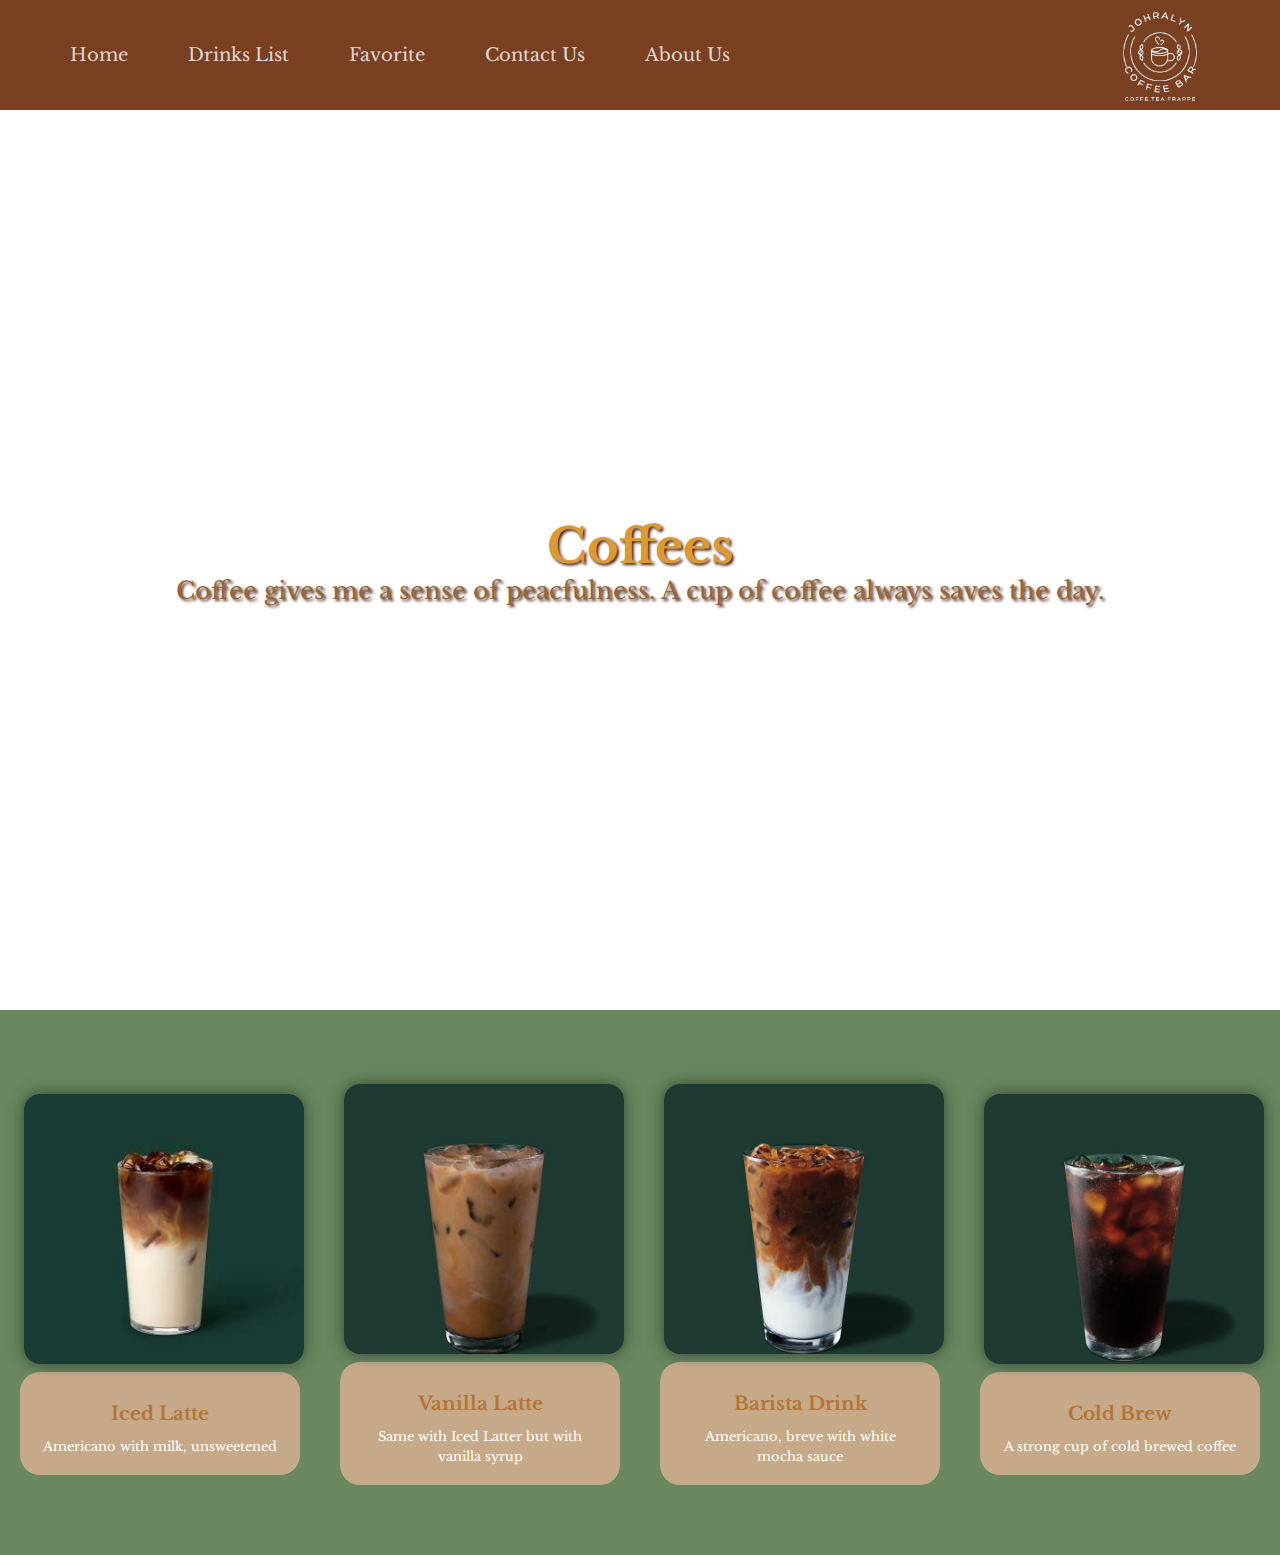
<file: pages/Coffee/coffee-list.html>
<!DOCTYPE html>
<html lang="en">
  <head>
    <meta charset="UTF-8" />
    <meta name="viewport" content="width=device-width, initial-scale=1.0" />
    <link rel="stylesheet" href="../..//Main/style.css" />
    <link rel="stylesheet" href="../../Main/mediaqueries.css" />
    <link
      rel="stylesheet"
      href="https://cdnjs.cloudflare.com/ajax/libs/font-awesome/6.4.2/css/all.min.css"
      integrity="sha512-z3gLpd7yknf1YoNbCzqRKc4qyor8gaKU1qmn+CShxbuBusANI9QpRohGBreCFkKxLhei6S9CQXFEbbKuqLg0DA=="
      crossorigin="anonymous"
      referrerpolicy="no-referrer"
    />

    <title>JOHRALYN Coffee Bar</title>
  </head>
  <body>
    <header class="coffee-container">
      <div id="coffee-nav">
        <nav>
          <ul>
            <li><a href="../../Main/web.html#home">Home</a></li>
            <li><a href="../../Main/web.html#drinks">Drinks List</a></li>
            <li><a href="../../Main/web.html#favorite">Favorite</a></li>
            <li><a href="../../Main/web.html#contacts">Contact Us</a></li>
            <li><a href="../../Main/web.html#about">About Us</a></li>
          </ul>
        </nav>
        <nav id="hamburger-nav">
          <div class="hamburger-menu">
            <div class="hamburger-icon" onclick="toggleMenu()">
              <span></span>
              <span></span>
              <span></span>
            </div>
            <div class="menu-links-coffee">
              <li>
                <a href="../../Main/web.html#home" onclick="toggleMenu()"
                  >Home</a
                >
              </li>
              <li>
                <a href="../../Main/web.html#drinks" onclick="toggleMenu()"
                  >Drink List</a
                >
              </li>
              <li>
                <a href="../../Main/web.html#favorite" onclick="toggleMenu()"
                  >Favorite</a
                >
              </li>
              <li>
                <a href="../../Main/web.html#contacts" onclick="toggleMenu()"
                  >Contact Us</a
                >
              </li>
              <li>
                <a href="../../Main/web.html#about" onclick="toggleMenu()"
                  >About Us</a
                >
              </li>
            </div>
          </div>
        </nav>
      </div>
      <div class="logo-frappe-container">
        <div class="image">
          <img
            src="../../Assets/logo.png"
            class="logo-img"
            alt="Johralyn Logo Image"
          />
        </div>
      </div>
    </header>
    <section>
      <div class="coffee-bg">
        <div class="coffee-text">
          <h2>Coffees</h2>
          <label
            >Coffee gives me a sense of peacfulness. A cup of coffee always
            saves the day.
          </label>
        </div>
      </div>
    </section>
    <section>
      <div class="coffee-drinks-box">
        <div class="item-2">
          <div class="card">
            <div class="card-img">
              <img src="../../Assets/iced1.jpg" alt="Coffee Image" />
            </div>
            <div class="card-body">
              <h3>Iced Latte</h3>
              <label>Americano with milk, unsweetened</label>
            </div>
          </div>
        </div>
        <div class="item-2">
          <div class="card">
            <div class="card-img">
              <img src="../../Assets/iced6.jpg" alt="Coffee Image" />
            </div>
            <div class="card-body">
              <h3>Vanilla Latte</h3>
              <label>Same with Iced Latter but with vanilla syrup</label>
            </div>
          </div>
        </div>
        <div class="item-2">
          <div class="card">
            <div class="card-img">
              <img src="../../Assets/iced3.jpg" alt="Strawberry Frappe Image" />
            </div>
            <div class="card-body">
              <h3>Barista Drink</h3>
              <label>Americano, breve with white mocha sauce</label>
            </div>
          </div>
        </div>
        <div class="item-2">
          <div class="card">
            <div class="card-img">
              <img src="../../Assets/iced5.jpg" alt="Hazelnut Frappe Image" />
            </div>
            <div class="card-body">
              <h3>Cold Brew</h3>
              <label>A strong cup of cold brewed coffee</label>
            </div>
          </div>
        </div>
      </div>
    </section>
    <script src="../../script.js"></script>
  </body>
</html>
</file>
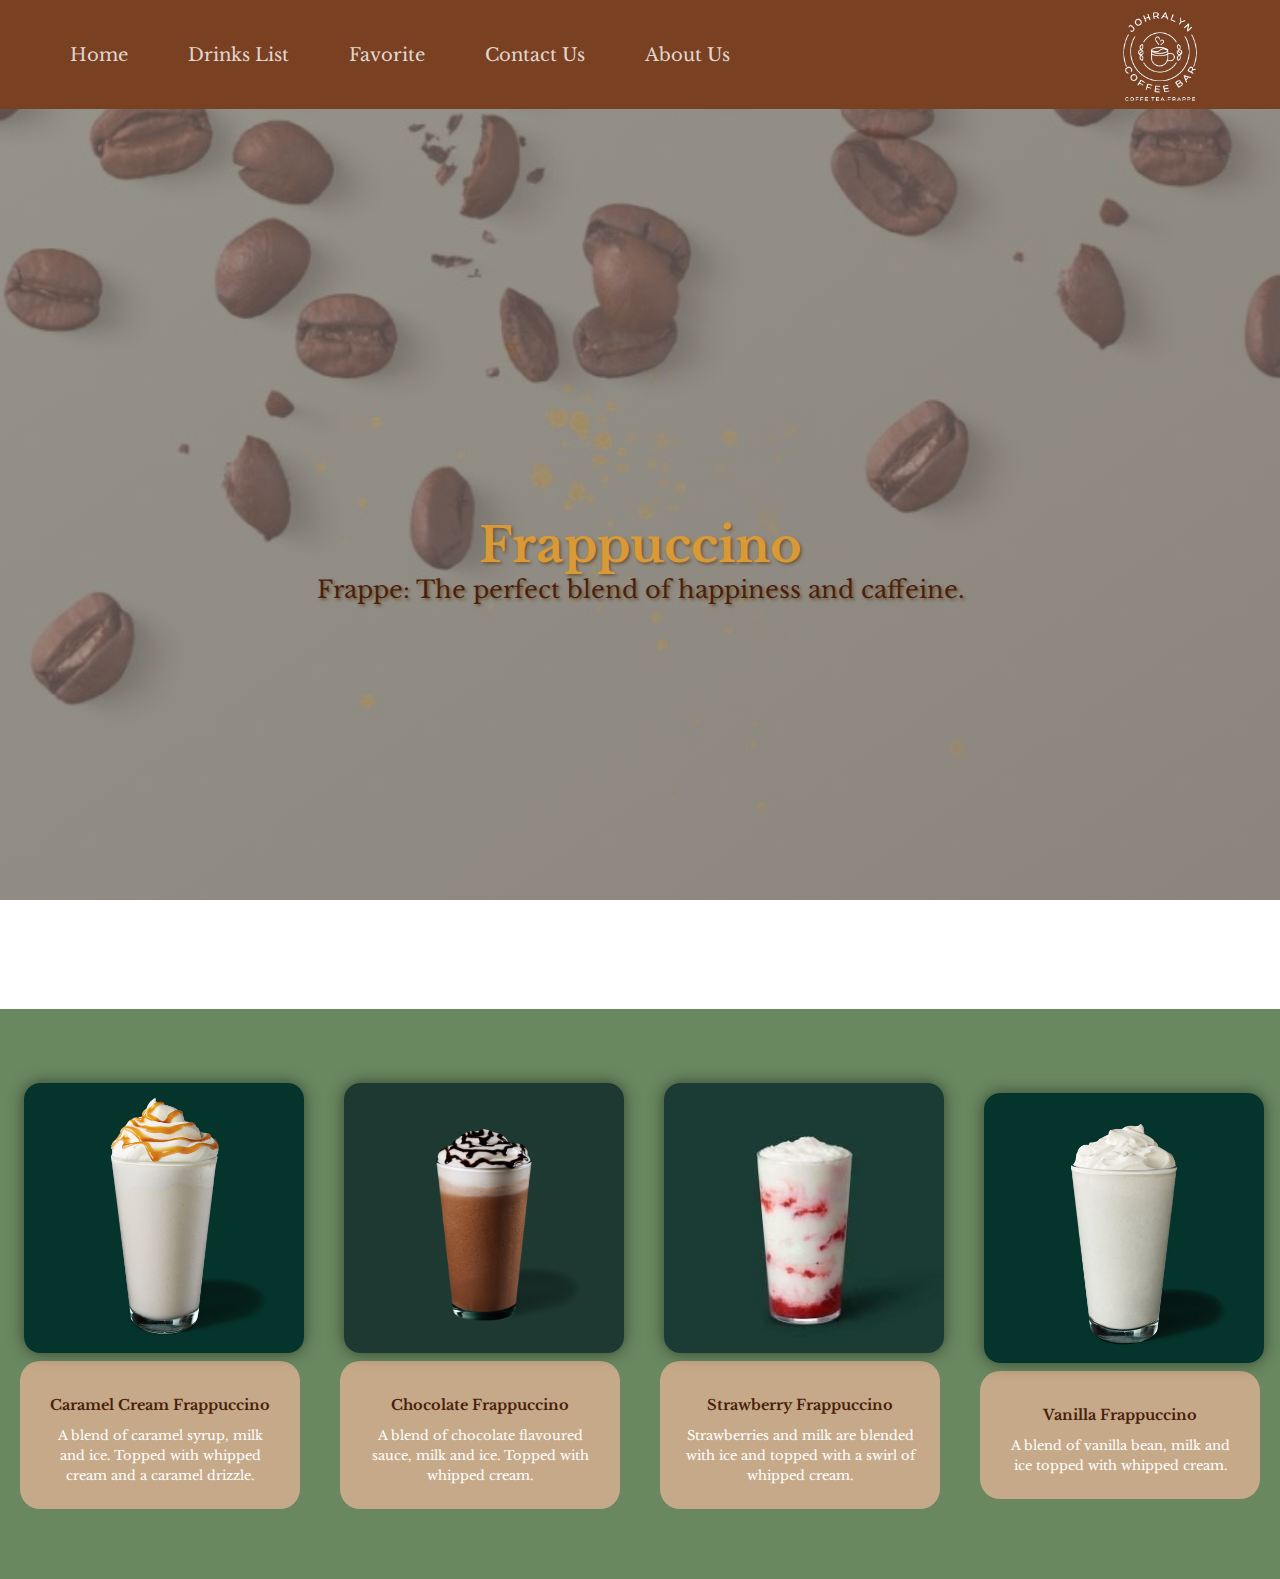
<file: pages/frapuccino/frapuccino-list.html>
<!DOCTYPE html>
<html lang="en">
  <head>
    <meta charset="UTF-8" />
    <meta name="viewport" content="width=device-width, initial-scale=1.0" />
    <link rel="stylesheet" href="../..//Main/style.css" />
    <link rel="stylesheet" href="../../Main/mediaqueries.css" />
    <link
      rel="stylesheet"
      href="https://cdnjs.cloudflare.com/ajax/libs/font-awesome/6.4.2/css/all.min.css"
      integrity="sha512-z3gLpd7yknf1YoNbCzqRKc4qyor8gaKU1qmn+CShxbuBusANI9QpRohGBreCFkKxLhei6S9CQXFEbbKuqLg0DA=="
      crossorigin="anonymous"
      referrerpolicy="no-referrer"
    />

    <title>JOHRALYN Coffe Bar</title>
  </head>

  <body>
    <header class="frappe-container">
      <div id="frappe-nav">
        <nav>
          <ul>
            <li><a href="../../Main/web.html#home">Home</a></li>
            <li><a href="../../Main/web.html#drinks">Drinks List</a></li>
            <li><a href="../../Main/web.html#favorite">Favorite</a></li>
            <li><a href="../../Main/web.html#contacts">Contact Us</a></li>
            <li><a href="../../Main/web.html#about">About Us</a></li>
          </ul>
        </nav>
        <nav id="hamburger-nav">
          <div class="hamburger-menu">
            <div class="hamburger-icon" onclick="toggleMenu()">
              <span></span>
              <span></span>
              <span></span>
            </div>
            <div class="menu-links-frappe">
              <li>
                <a href="../../Main/web.html#home" onclick="toggleMenu()"
                  >Home</a
                >
              </li>
              <li>
                <a href="../../Main/web.html#drinks" onclick="toggleMenu()"
                  >Drink List</a
                >
              </li>
              <li>
                <a href="../../Main/web.html#favorite" onclick="toggleMenu()"
                  >Favorite</a
                >
              </li>
              <li>
                <a href="../../Main/web.html#contacts" onclick="toggleMenu()"
                  >Contact Us</a
                >
              </li>
              <li>
                <a href="../../Main/web.html#about" onclick="toggleMenu()"
                  >About Us</a
                >
              </li>
            </div>
          </div>
        </nav>
      </div>
      <div class="logo-frappe-container">
        <div class="image">
          <img
            src="../../Assets/logo.png"
            class="logo-img"
            alt="Johralyn Logo Image"
          />
        </div>
      </div>
    </header>
    <section>
      <div class="frappe-bg">
        <div class="frappe-text">
          <h2>Frappuccino</h2>
          <label>Frappe: The perfect blend of happiness and caffeine.</label>
        </div>
      </div>
    </section>
    <section>
      <div class="frappe-drinks-box">
        <div class="item-2">
          <div class="card">
            <div class="card-img">
              <img
                src="../../Assets/Caramel cream frappe.jpg"
                alt="Caramel Cream Frappe Image"
              />
            </div>
            <div class="card-body">
              <h3>Caramel Cream Frappuccino</h3>
              <label class="cream"
                >A blend of caramel syrup, milk and ice. Topped with whipped
                cream and a caramel drizzle.</label
              >
            </div>
          </div>
        </div>
        <div class="item-2">
          <div class="card">
            <div class="card-img">
              <img
                src="../../Assets/Chocolate.jpeg"
                alt="Chocolate Frappe Image"
              />
            </div>
            <div class="card-body">
              <h3>Chocolate Frappuccino</h3>
              <label
                >A blend of chocolate flavoured sauce, milk and ice. Topped with
                whipped cream.</label
              >
            </div>
          </div>
        </div>
        <div class="item-2">
          <div class="card">
            <div class="card-img">
              <img
                src="../../Assets/Strawberry.jpg"
                alt="Strawberry Frappe Image"
              />
            </div>
            <div class="card-body">
              <h3>Strawberry Frappuccino</h3>
              <label
                >Strawberries and milk are blended with ice and topped with a
                swirl of whipped cream.
              </label>
            </div>
          </div>
        </div>
        <div class="item-2">
          <div class="card">
            <div class="card-img">
              <img
                src="../../Assets/vanilla frappe.jpg"
                alt="Hazelnut Frappe Image"
              />
            </div>
            <div class="card-body">
              <h3>Vanilla Frappuccino</h3>
              <label
                >A blend of vanilla bean, milk and ice topped with whipped
                cream.</label
              >
            </div>
          </div>
        </div>
      </div>
    </section>
    <script src="../../script.js"></script>
  </body>
</html>
</file>
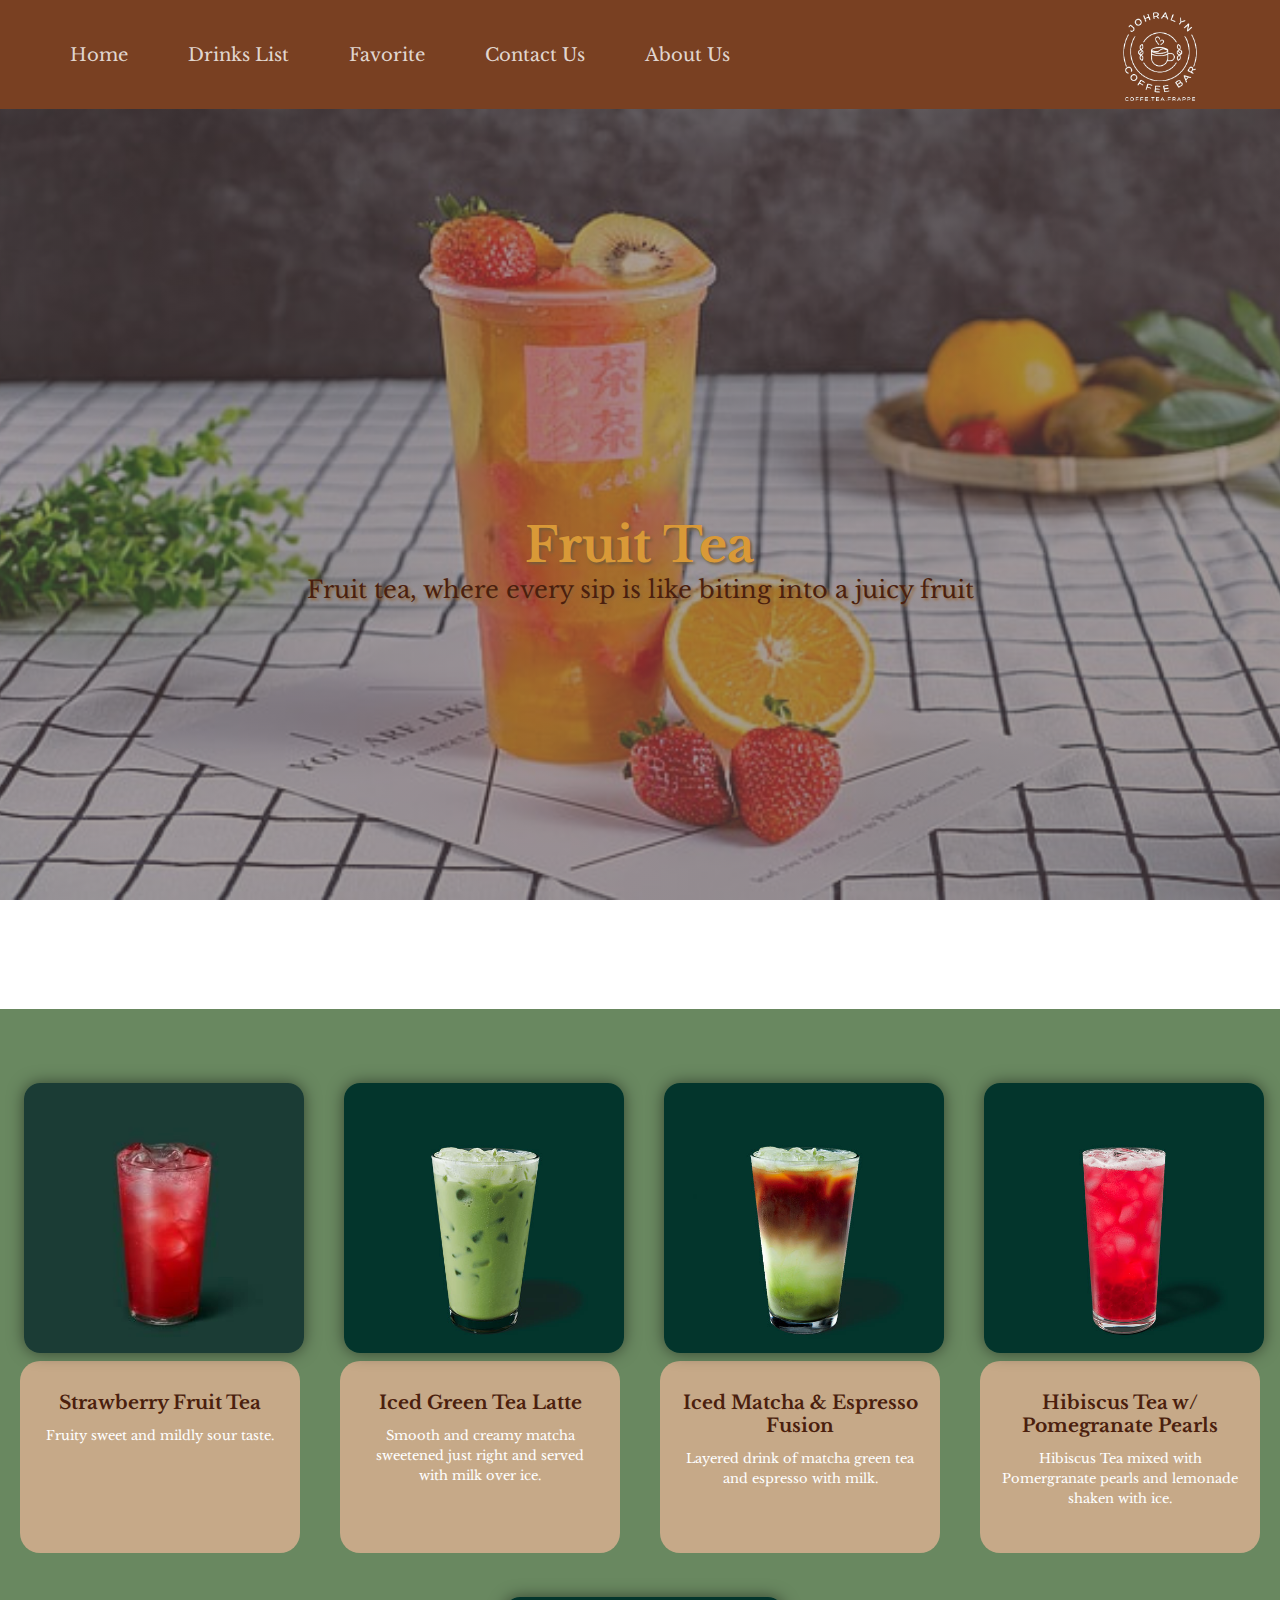
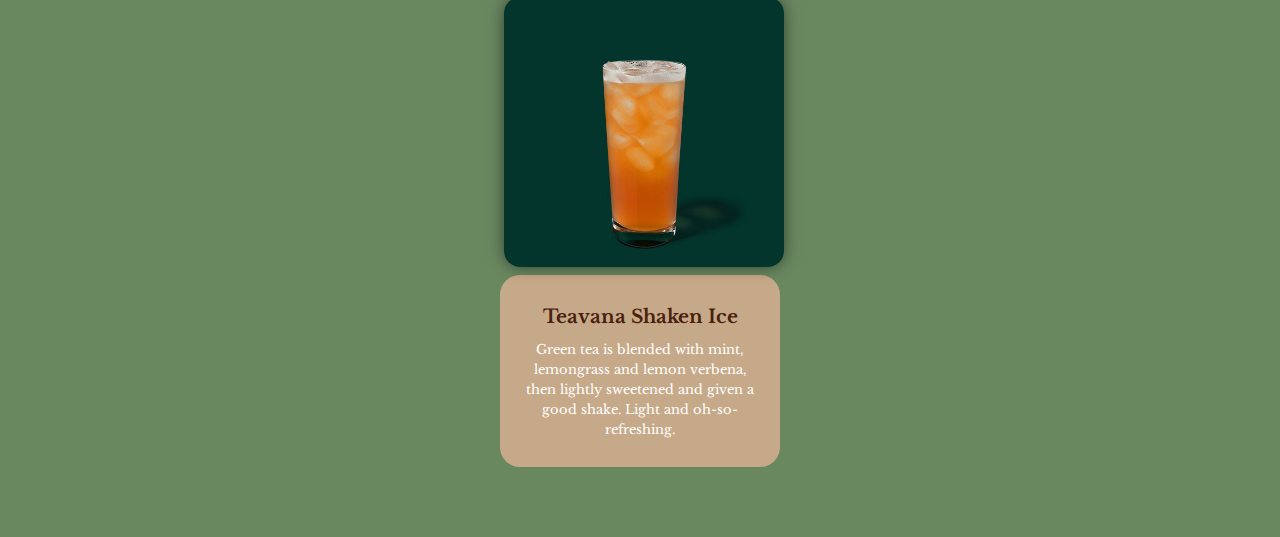
<file: pages/Tea/tea-list.html>
<!DOCTYPE html>
<html lang="en">
  <head>
    <meta charset="UTF-8" />
    <meta name="viewport" content="width=device-width, initial-scale=1.0" />
    <link rel="stylesheet" href="../..//Main/style.css" />
    <link rel="stylesheet" href="../../Main/mediaqueries.css" />
    <link
      rel="stylesheet"
      href="https://cdnjs.cloudflare.com/ajax/libs/font-awesome/6.4.2/css/all.min.css"
      integrity="sha512-z3gLpd7yknf1YoNbCzqRKc4qyor8gaKU1qmn+CShxbuBusANI9QpRohGBreCFkKxLhei6S9CQXFEbbKuqLg0DA=="
      crossorigin="anonymous"
      referrerpolicy="no-referrer"
    />

    <title>JOHRALYN Coffe Bar</title>
  </head>

  <body>
    <header class="tea-container">
      <div id="tea-nav">
        <nav>
          <ul>
            <li><a href="../../Main/web.html#home">Home</a></li>
            <li><a href="../../Main/web.html#drinks">Drinks List</a></li>
            <li><a href="../../Main/web.html#favorite">Favorite</a></li>
            <li><a href="../../Main/web.html#contacts">Contact Us</a></li>
            <li><a href="../../Main/web.html#about">About Us</a></li>
          </ul>
        </nav>
        <nav id="hamburger-nav">
          <div class="hamburger-menu">
            <div class="hamburger-icon-tea" onclick="toggleMenu()">
              <span></span>
              <span></span>
              <span></span>
            </div>
            <div class="menu-links-tea">
              <li>
                <a href="../../Main/web.html#home" onclick="toggleMenu()"
                  >Home</a
                >
              </li>
              <li>
                <a href="../../Main/web.html#drinks" onclick="toggleMenu()"
                  >Drink List</a
                >
              </li>
              <li>
                <a href="../../Main/web.html#favorite" onclick="toggleMenu()"
                  >Favorite</a
                >
              </li>
              <li>
                <a href="../../Main/web.html#contacts" onclick="toggleMenu()"
                  >Contact Us</a
                >
              </li>
              <li>
                <a href="../../Main/web.html#about" onclick="toggleMenu()"
                  >About Us</a
                >
              </li>
            </div>
          </div>
        </nav>
      </div>
      <div class="logo-tea-container">
        <div class="image">
          <img
            src="../../Assets/logo.png"
            class="logo-img"
            alt="Johralyn Logo Image"
          />
        </div>
      </div>
    </header>

    <section>
      <div class="tea-bg">
        <div class="tea-text">
          <h2>Fruit Tea</h2>
          <label
            >Fruit tea, where every sip is like biting into a juicy fruit</label
          >
        </div>
      </div>
    </section>

    <section>
      <div class="tea-drinks-box">
        <div class="item-1">
          <div class="card">
            <div class="card-img">
              <img
                src="../../Assets/strawberry(fruit tea).jpg"
                alt="Strawberry Fruit Tea"
              />
            </div>
            <div class="card-body">
              <h3>Strawberry Fruit Tea</h3>
              <label>Fruity sweet and mildly sour taste.</label>
            </div>
          </div>
        </div>

        <div class="item-2">
          <div class="card">
            <div class="card-img">
              <img
                src="../../Assets/ITEA_IcedGreenTeaLatte.jpg"
                alt="Iced Green Tea Latte"
              />
            </div>
            <div class="card-body">
              <h3>Iced Green Tea Latte</h3>
              <label
                >Smooth and creamy matcha sweetened just right and served with
                milk over ice.</label
              >
            </div>
          </div>
        </div>

        <div class="item-3">
          <div class="card">
            <div class="card-img">
              <img
                src="../../Assets/ITEA_IcedMatchaandEspressoFusion.jpg"
                alt="Iced Matcha & Espresso Fussion"
              />
            </div>
            <div class="card-body">
              <h3>Iced Matcha & Espresso Fusion</h3>
              <label>
                Layered drink of matcha green tea and espresso with milk.</label
              >
            </div>
          </div>
        </div>

        <div class="item-2">
          <div class="card">
            <div class="card-img">
              <img
                src="../../Assets/ITEA_IcedShakenHibiscusTeawithPomegranatePearls.jpg"
                alt="Hibiscus Tea w/ Pomegranate Pearls"
              />
            </div>
            <div class="card-body">
              <h3>Hibiscus Tea w/ Pomegranate Pearls</h3>
              <label
                >Hibiscus Tea mixed with Pomergranate pearls and lemonade shaken
                with ice.</label
              >
            </div>
          </div>
        </div>

        <div class="item-5">
          <div class="card">
            <div class="card-img">
              <img
                src="../../Assets/ITEA_IcedShakenTeas.jpg"
                alt="Teavana Shaken Ice"
              />
            </div>
            <div class="card-body">
              <h3>Teavana Shaken Ice</h3>
              <label
                >Green tea is blended with mint, lemongrass and lemon verbena,
                then lightly sweetened and given a good shake. Light and
                oh-so-refreshing.</label
              >
            </div>
          </div>
        </div>
      </div>
    </section>

    <script src="../../script.js"></script>
  </body>
</html>
</file>
<file: Main/style.css>
@import url("https://fonts.googleapis.com/css2?family=Libre+Baskerville:ital,wght@0,400;0,700;1,400&display=swap");
@import url("https://fonts.googleapis.com/css2?family=Lilita+One&display=swap");
@import url("https://fonts.googleapis.com/css2?family=Agbalumo&family=Lobster&display=swap");

* {
  margin: 0;
  padding: 0;
  box-sizing: border-box;
  text-decoration: none;
  list-style: none;
}

html {
  font-family: "Libre Baskerville", serif;
  scroll-behavior: smooth;
}

/* Loader page */
.loader-page {
  margin: 0;
  padding: 0;
  font-family: Arial, sans-serif;
  background-color: black;
  overflow: hidden;
}

.loader-container {
  display: flex;
  justify-content: center;
  align-items: center;
  height: 100vh;
}

.loader {
  animation: rotate 1s infinite;
  height: 50px;
  width: 50px;
}

.loader:before,
.loader:after {
  border-radius: 50%;
  content: "";
  display: block;
  height: 20px;
  width: 20px;
}
.loader:before {
  animation: ball1 1s infinite;
  background-color: #fff;
  box-shadow: 30px 0 0 #ff3d00;
  margin-bottom: 10px;
}
.loader:after {
  animation: ball2 1s infinite;
  background-color: #ff3d00;
  box-shadow: 30px 0 0 #fff;
}

@keyframes rotate {
  0% {
    transform: rotate(0deg) scale(0.8);
  }
  50% {
    transform: rotate(360deg) scale(1.2);
  }
  100% {
    transform: rotate(720deg) scale(0.8);
  }
}

@keyframes ball1 {
  0% {
    box-shadow: 30px 0 0 #ff3d00;
  }
  50% {
    box-shadow: 0 0 0 #ff3d00;
    margin-bottom: 0;
    transform: translate(15px, 15px);
  }
  100% {
    box-shadow: 30px 0 0 #ff3d00;
    margin-bottom: 10px;
  }
}

@keyframes ball2 {
  0% {
    box-shadow: 30px 0 0 #fff;
  }
  50% {
    box-shadow: 0 0 0 #fff;
    margin-top: -20px;
    transform: translate(15px, 15px);
  }
  100% {
    box-shadow: 30px 0 0 #fff;
    margin-top: 0;
  }
}

img {
  width: 100%;
}

.logo-img {
  width: 10rem;
  margin: 0;
}

/*Header */

header {
  display: flex;
  align-items: center;
  justify-content: space-between;
  padding: 40px;
  width: 100%;
  height: 110px;
  position: absolute;
  z-index: 2;
  position: sticky;
  top: 0;
  background-color: #794022;
}

nav ul {
  display: flex;
}

nav ul li a {
  color: rgba(255, 255, 255, 0.8);
  text-decoration: none;
  margin: 5px 20px;
  font-size: 18px;
  position: relative;
  padding: 10px 10px;
  transition: 0.5s;
}

nav ul li a::after {
  content: "";
  width: 0%;
  height: 3px;
  background: #e4bc84;
  position: absolute;
  left: 0;
  bottom: -6px;
  transition: 0.5s;
}

nav ul li a:hover::after {
  width: 100%;
}

/* Hamburger Menu*/

#hamburger-nav {
  display: none;
}

.hamburger-menu {
  position: relative;
  display: inline-block;
}

.hamburger-icon {
  display: flex;
  flex-direction: column;
  justify-content: space-between;
  height: 24px;
  width: 30px;
  cursor: pointer;
}

.hamburger-icon span {
  width: 100%;
  height: 2px;
  background-color: black;
  transition: all 0.3 ease-in-out;
}

.menu-links {
  position: absolute;
  top: 100%;
  right: 0;
  width: 180px;
  max-height: 0;
  overflow: hidden;
  transition: all 0.5s ease-in-out;
}

.menu-links li {
  background-color: #917054;
  text-align: center;
  position: center;
  padding: 10px;
  margin-top: 10px;
}

.menu-links a {
  color: black;
}

.menu-links,
.menu-links.open {
  position: absolute;
}

.menu-links li a::after {
  content: "";
  width: 0%;
  height: 4px;
  background: #e4bc84;
  position: absolute;
  left: -0;
  bottom: -1px;
  transition: 0.5s;
}

.menu-links li a:hover::after {
  width: 100%;
}

.hamburger-icon.open span:first-child {
  transform: rotate(45deg) translate(10px, 5px);
}

.hamburger-icon.open span:nth-child(2) {
  opacity: 0;
}

.hamburger-icon.open span:last-child {
  transform: rotate(-45deg) translate(10px, -5px);
}

.hamburger-icon span:first-child {
  transform: none;
  opacity: 1;
  transform: none;
}

/*Frappe Page-- menu links*/

.menu-links.open,
.menu-links-frappe.open {
  max-height: 350px;
}

.menu-links-frappe {
  position: absolute;
  top: 100%;
  left: 0;
  width: 180px;
  max-height: 0;
  overflow: hidden;
  transition: all 0.3 ease-in-out;
}

.menu-links-frappe a {
  display: block;
  padding: 10px;
  text-align: center;
  text-decoration: none;
  color: #0b0d0c;
  font-size: 20px;
  position: relative;
  background-color: #b3a492;
}

.menu-links a,
.menu-links-frappe a {
  display: block;
  padding: 10px;
  text-align: center;
  text-decoration: none;
  color: #0b0d0c;
  font-size: 10px;
  position: relative;
}

.menu-links-frappe li {
  background-color: #917054;
  text-align: center;
  position: center;
  padding: 10px;
  margin-top: 10px;
}

.menu-links-frappe a {
  color: black;
}

.menu-links,
.menu-links-frappe.open {
  position: absolute;
}

.menu-links-frappe li a::after {
  content: "";
  width: 0%;
  height: 4px;
  background: #e4bc84;
  position: absolute;
  left: -0;
  bottom: -1px;
  transition: 0.5s;
}

.menu-links-frappe li a:hover::after {
  width: 100%;
}

/*Coffee Page-- Menu links*/
.menu-links.open,
.menu-links-coffee.open {
  max-height: 350px;
}

.menu-links-coffee {
  position: absolute;
  top: 100%;
  left: 0;
  width: 180px;
  max-height: 0;
  overflow: hidden;
  transition: all 0.3 ease-in-out;
}

.menu-links a,
.menu-links-coffee a {
  display: block;
  padding: 10px;
  text-align: center;
  text-decoration: none;
  color: #0b0d0c;
  font-size: 10px;
  position: relative;
  background-color: #b3a492;
}

.menu-links-coffee li {
  background-color: #917054;
  text-align: center;
  position: center;
  padding: 10px;
  margin-top: 10px;
}

.menu-links-coffee a {
  color: black;
}

.menu-links,
.menu-links-coffee.open {
  position: absolute;
}

.menu-links-coffee li a::after {
  content: "";
  width: 0%;
  height: 4px;
  background: #e4bc84;
  position: absolute;
  left: -0;
  bottom: -1px;
  transition: 0.5s;
}

.menu-links-coffee li a:hover::after {
  width: 100%;
}

/*Tea Page-- Menu links*/

.menu-links.open,
.menu-links-tea.open {
  max-height: 350px;
}

.menu-links-tea {
  position: absolute;
  top: 100%;
  left: 0;
  width: 180px;
  max-height: 0;
  overflow: hidden;
  transition: all 0.3 ease-in-out;
}

.menu-links-tea a {
  display: block;
  padding: 10px;
  text-align: center;
  text-decoration: none;
  color: black;
  font-size: 10px;
  position: relative;
  background-color: #b3a492;
}

.menu-links-tea li {
  background-color: #917054;
  text-align: center;
  position: center;
  padding: 10px;
  margin-top: 10px;
}

.menu-links-tea a {
  color: black;
}

.menu-links,
.menu-links-tea.open {
  position: absolute;
}

.menu-links-tea li a::after {
  content: "";
  width: 0%;
  height: 4px;
  background: #f8d496;
  position: absolute;
  left: -0;
  bottom: -1px;
  transition: 0.5s;
}

.menu-links-tea li a:hover::after {
  width: 100%;
}

/*Hamburger Navigation sa Tea*/

#hamburger-nav {
  display: none;
}

.hamburger-menu {
  position: relative;
  display: inline-block;
}

.hamburger-icon-tea {
  display: flex;
  flex-direction: column;
  justify-content: space-between;
  height: 24px;
  width: 30px;
  cursor: pointer;
}

.hamburger-icon-tea span {
  width: 100%;
  height: 2px;
  background-color: black;
  transition: all 0.3 ease-in-out;
}

.hamburger-icon-tea.open span:first-child {
  transform: rotate(45deg) translate(10px, 5px);
}

.hamburger-icon-tea.open span:nth-child(2) {
  opacity: 0;
}

.hamburger-icon-tea.open span:last-child {
  transform: rotate(-45deg) translate(10px, -5px);
}

.hamburger-icon-tea span:first-child {
  transform: none;
  opacity: 1;
  transform: none;
}

/* Slideshow container */
.slideshow-container {
  height: 86vh;
  position: relative;
  overflow: hidden;
}

.mySlides {
  display: none; /* Hide slides by default */
  width: 100%;
  height: 100%;
  position: relative;
}

.mySlides img {
  width: 100%;
  height: 100%;
  object-fit: cover;
  opacity: 0.7;
}

.content {
  position: absolute;
  top: 50%;
  left: 50%;
  transform: translate(-50%, -50%);
  text-align: center;
  z-index: 1;
}

.slideshow-container .mySlides .content h2 {
  font-size: 7rem;
  display: grid;
  color: rgba(255, 255, 255, 0.9);
  text-shadow: 3px 8px 10px black;
  font-family: "Lilita One", sans-serif;
  animation: typing 2s steps(22), blink 0.5s step-end infinite;
  white-space: nowrap;
  overflow: hidden;
  border-right: 3px solid;
}

@keyframes typing {
  from {
    width: 0;
  }
  to {
    width: 100%;
  }
}

/* The typewriter cursor effect */
@keyframes blink-caret {
  50% {
    border-color: transparent;
  }
}

.slideshow-container .mySlides .content h3 {
  font-size: 3rem;
  color: rgba(255, 255, 255, 0.9);
  text-shadow: 3px 8px 10px black;
  font-family: "Lilita One", sans-serif;
  margin-bottom: 20px;
}

.slideshow-container .mySlides .content p {
  font-size: 2rem;
  color: #10091d;
  font-family: "Lobster", sans-serif;
  text-shadow: 2px 2px 4px rgba(0, 0, 0, 0.5);
}

/* Fading animation */
.fade {
  animation-name: fade;
  animation-duration: 1.5s;
}

@keyframes fade {
  from {
    opacity: 0.4;
  }
  to {
    opacity: 1;
  }
}

.fade .mySlides .content h2 {
  font-size: 5rem;
  color: #ff7b00;
  font-family: "Lilita One", sans-serif;
}

.fade .mySlides .content p {
  font-size: 1.5rem;
  color: #10091d;
  text-shadow: 2px 2px 4px rgba(0, 0, 0, 0.5);
}

/*DRINKS*/

.drinks {
  background-color: #725c3a;
  width: 100%;
}

.drinks .drinks-header {
  display: flex;
  padding: 10px;
  align-items: center;
  justify-content: center;
  font-size: 3rem;
  font-family: "Lilita One", sans-serif;
}

.drinks .drinks-header h3:hover {
  cursor: pointer;
  transform: scale(1.1);
  transition: transform 0.6s ease-in-out;
}

.drinks-header h3 {
  color: black;
  padding: 10px 10px;
}

.drinks .drinks-content {
  display: flex;
  align-items: center;
  justify-content: space-evenly;
  padding: 50px 0;
  flex-wrap: wrap;
  background-color: #698860;
}

.hot-coffees-body:hover {
  cursor: pointer;
  transform: scale(1.1);
  transition: transform 0.6s ease-in-out;
}

.frappe-coffees-body:hover {
  cursor: pointer;
  transform: scale(1.1);
  transition: transform 0.6s ease-in-out;
}

.tea-body:hover {
  cursor: pointer;
  transform: scale(1.1);
  transition: transform 0.6s ease-in-out;
}

.drinks .drinks-content .hot-coffees,
.frappe-coffees,
.tea-coffees {
  margin-top: 10px;
  width: 250px;
}

.drinks .drinks-content .hot-coffees .hot-coffees-image img {
  border-radius: 50%;
}

.drinks .drinks-content .frappe-coffees .frappe-coffees-image img {
  border-radius: 50%;
}

.drinks .drinks-content .tea-coffees .fruittea-image img {
  border-radius: 50%;
}

.drinks .drinks-content .hot-coffees-body,
.frappe-coffees-body,
.tea-body {
  justify-content: inline;
  text-align: center;
  margin-top: 25px;
}

.drinks .drinks-content .hot-coffees-body h2,
.frappe-coffees-body h2,
.tea-body h2 {
  margin-bottom: 25px;
  color: #37251b;
  text-shadow: 2px 2px 3px #e4bc84;
}
.drinks .drinks-content .hot-coffees-body h2:hover,
.frappe-coffees-body h2:hover,
.tea-body h2:hover {
  color: #efc384;
}

.drinks .drinks-content .hot-coffees-body label,
.frappe-coffees-body label,
.tea-body label {
  margin-top: 10px;
  color: white;
}

/*favorite*/

.favorite {
  background-color: #725c3a;
  width: 100%;
}

.favorite .favorite-header {
  display: flex;
  padding: 10px;
  align-items: center;
  justify-content: center;
  font-size: 3rem;
  font-family: "Lilita One", sans-serif;
}

.favorite .favorite-header h3:hover {
  cursor: pointer;
  transform: scale(1.1);
  transition: transform 0.6s ease-in-out;
}

.shop-box {
  display: flex;
  align-items: center;
  justify-content: space-evenly;
  background-color: #698860;
  padding: 50px;
  flex-wrap: wrap;
}
.shop-box .card {
  width: 280px;
  margin: 20px;
}

.shop-box .card-img {
  width: 100%;
  height: 260px;
  overflow: hidden;
}

.card-img {
  width: 200px;
  height: 200px;
  background-size: cover;
  display: inline-block;
  border-radius: 16px;
  margin: 4px;
  box-shadow: 0 0 16px rgba(0, 0, 0, 0.5);
  cursor: pointer;
  position: relative;
}

.card-img h2,
.card-img label {
  position: absolute;
  color: #fff;
  padding: 8px;
  top: 0;
  bottom: 0;
  right: 0;
  left: 0;
  background-color: rgba(0, 0, 0, 0.5);
  border-radius: 16px;
  padding-top: 35%;
  text-align: center;
  opacity: 0;
  visibility: hidden;
  transition: 0.3s;
}

.card-img.show h2 {
  opacity: 1;
  padding-bottom: 100%;
  visibility: visible;
}

.card-img.show label {
  opacity: 1;
  padding-top: 40%;
  visibility: visible;
}

.shop-box .card-img img:hover {
  transform: scale(1.1);
  transition: transform 0.6s ease-in-out;
}

.shop-box .card-body {
  margin-top: 10px;
  padding: 20px;
  color: white;
  justify-content: center;
  text-align: center;
}

.shop-box .card-body h2 {
  font-size: 20px;
  padding: 10px;
  color: #c38423;
  text-shadow: 2px 2px 3px #4b1f0e;
}

.shop-box .card-body h3 {
  font-size: 17px;
  padding: 10px 0;
  color: #4b1f0e;
}

.shop-box .card-body i {
  color: yellow;
  font-size: 10px;
  position: relative;
  bottom: 5px;
}

/*Coffees*/
.coffee-bg .coffee-text {
  display: flex;
  flex-direction: column;
  align-items: center;
  justify-content: center;
  text-align: center;
  min-height: 100vh;
  width: auto;
  background-image: url("https://i.pinimg.com/564x/79/f3/d4/79f3d4e522788861b185a8c2dc39f64b.jpg");
  background-position: center bottom;
  background-repeat: no-repeat;
  background-size: cover;
  background-attachment: fixed;
}

.coffee-text h2 {
  color: #d99937;
  font-size: 3rem;
  text-shadow: 2px 2px 3px #4b1f0e;
}

.coffee-text label {
  color: #936639;
  font-size: 1.5rem;
  text-shadow: 2px 2px 3px #4b1f0e;
}

.coffee-drinks-box {
  display: flex;
  align-items: center;
  justify-content: space-evenly;
  background-color: #698860;
  padding: 50px 0;
  flex-wrap: wrap;
}

.coffee-drinks-box .card {
  width: 280px;
  margin: 20px;
}

.coffee-drinks-box .card-img {
  width: 100%;
  height: 270px;
  overflow: hidden;
}

.coffee-drinks-box .card-img img:hover {
  transform: scale(1.1);
  transition: transform 0.6s ease-in-out;
}

.coffee-drinks-box .card-body {
  padding: 20px;
  color: white;
  justify-content: center;
  text-align: center;
  border-radius: 20px;
  background-color: #c6a988;
}

.coffee-drinks-box .card-body h3 {
  padding: 10px 0;
  color: #b57537;
}

/*Frappuccino*/

.frappe-container {
  background-color: #794022;
  height: 109px;
}

.frappe-text h2 {
  color: #d99937;
  font-size: 3rem;
  text-shadow: 2px 2px 3px #725c3a;
}

.frappe-text label {
  color: #4b1f0e;
  font-size: 1.5rem;
  text-shadow: 2px 2px 3px #725c3a;
}

.frappe-bg .frappe-text {
  display: flex;
  flex-direction: column;
  align-items: center;
  justify-content: center;
  text-align: center;
  min-height: 100vh;
  width: auto;
  background-image: linear-gradient(
      to bottom right,
      rgba(96, 76, 76, 0.5),
      rgba(96, 76, 76, 0.6)
    ),
    url("../Assets/header-frappe.jpg");
  background-position: center bottom;
  background-repeat: no-repeat;
  background-size: cover;
  background-attachment: fixed;
}
.frappe-drinks-box {
  display: flex;
  align-items: center;
  justify-content: space-evenly;
  background-color: #698860;
  padding: 50px 0;
  flex-wrap: wrap;
}

.frappe-drinks-box .card {
  width: 280px;
  margin: 20px;
}

.frappe-drinks-box .card-img {
  width: 100%;
  height: 270px;
  overflow: hidden;
}

.frappe-drinks-box .card-img img:hover {
  transform: scale(1.1);
  transition: transform 0.6s ease-in-out;
}

.frappe-drinks-box .card-body {
  padding: 25px;
  color: white;
  justify-content: center;
  text-align: center;
  border-radius: 20px;
  background-color: #c6a988;
}

.frappe-drinks-box .card-body h2 {
  font-size: 16px;
  padding: 10px;
  color: #b57537;
}

.frappe-drinks-box .card-body h3 {
  font-size: 14.5px;
  padding: 10px 0;
  color: #4b1f0e;
}

.card-body label {
  font-size: 13px;
}

/*Fruit Tea*/
.tea-container {
  background-color: #794022;
  height: 109px;
}

.tea-bg .tea-text {
  display: flex;
  flex-direction: column;
  align-items: center;
  justify-content: center;
  text-align: center;
  min-height: 100vh;
  width: auto;
  background-image: linear-gradient(
      to bottom right,
      rgba(96, 76, 76, 0.5),
      rgba(96, 76, 76, 0.6)
    ),
    url("../Assets/teabgniange.jpg");
  background-position: center bottom;
  background-repeat: no-repeat;
  background-size: cover;
  background-attachment: fixed;
}

.tea-text h2 {
  color: #d99937;
  font-size: 3rem;
  text-shadow: 2px 2px 3px #725c3a;
}

.tea-text label {
  color: #4b1f0e;
  font-size: 1.5rem;
  text-shadow: 2px 2px 3px #936639;
}
.tea-drinks-box {
  display: flex;
  align-items: center;
  justify-content: space-evenly;
  background-color: #698860;
  padding: 50px 0;
  flex-wrap: wrap;
}

.tea-drinks-box .card {
  width: 280px;
  margin: 20px;
}

.tea-drinks-box .card-img {
  width: 100%;
  height: 270px;
  overflow: hidden;
}

.tea-drinks-box .card-img img:hover {
  transform: scale(1.1);
  transition: transform 0.6s ease-in-out;
}

.tea-drinks-box .card-body {
  padding: 20px;
  color: white;
  justify-content: center;
  text-align: center;
  border-radius: 20px;
  background-color: #c6a988;
  height: 12rem;
}

.tea-drinks-box .card-body h3 {
  padding: 10px 0;
  color: #4b1f0e;
}

/*Contacts*/

.contact {
  display: flex;
  flex-wrap: wrap;
  width: 100%;
  border-top: 2px solid black;
}

.contact .contact-box {
  flex: 1;
}

.contact .contact-box .contact-image,
.contact .contact-box .contact-body {
  height: 100%;
}

.contact img {
  width: 100%;
  height: 100%;
}

.contact-image img {
  opacity: 0.9;
}

.contact-body {
  background-color: #b6ad90;
  height: 100%;
  border-left: 2px solid black;
}

.contact-body form {
  padding: 50px 40px;
  box-sizing: border-box;
}

.contact-body h2 {
  color: black;
  font-size: 20px;
}

form .form-content {
  position: relative;
  margin: 30px 0;
  border-bottom: 2px solid black;
}

form .form-content input {
  width: 100%;
  height: 40px;
  padding: 0 5px;
  font-size: 18px;
  border: none;
  background: none;
  outline: 1ps solid black;
  color: white;
}

form .form-content label {
  position: Absolute;
  top: 50%;
  left: 5px;
  color: black;
  transform: translateY(-50%);
  font-size: 15px;
  transition: 0.6s;
  pointer-events: none;
}

form .form-content span::before {
  content: "";
  position: absolute;
  top: 40px;
  left: 0;
  width: 0%;
  height: 2px;
  background: transparent;
  transform: 0.5s;
}

form .form-content input:focus ~ label,
form .form-content input:valid ~ label {
  top: -15px;
  color: #b57537;
}

form .form-content input:focus ~ span:before,
form .form-content input:valid ~ span:before {
  width: 100%;
}

.contact-body form button {
  padding: 10px 20px;
  font-size: 20px;
  border: none;
  background-color: #4b1f0e;
  color: white;
  border: 5px;
  cursor: pointer;
  transition: all 0.5s ease-in;
}

.contact-body form button:hover {
  background-color: #2c2221;
}

/* About Us CSS for label pop-up effect */
.about {
  background-color: #725c3a;
  width: 100%;
}

.about .about-header {
  display: flex;
  padding: 10px;
  align-items: center;
  justify-content: center;
  font-size: 2rem;
  padding: 10px;
}

.about-header h3 {
  color: black;
  padding: 10px 10px;
}

.about-box {
  display: flex;
  align-items: center;
  justify-content: space-around;
  background-color: #a4ac86;
  padding: 50px 0;
  flex-wrap: wrap;
}

.about-box .frame {
  width: 280px;
  margin: 20px;
  border-radius: 25%;
  position: relative;
}

.about-box .frame:hover .frame-body label {
  display: block;
  opacity: 1;
  transform: translateY(-20px);
}

.about-box .frame-image {
  width: 100%;
  height: 270px;
  overflow: hidden;
  border-radius: 25%;
}

.about-box .frame-image img:hover {
  transform: scale(1.1);
  transition: transform 0.6s ease-in-out;
}

.frame-body {
  text-align: center;
  padding-top: 10px;
}

.frame-body h3 {
  font-family: "Lobster", sans-serif;
  font-size: 20px;
  color: #2c2221;
  padding: 5px;
}

.frame-body h2 {
  color: #4b1f0e;
  font-size: 15px;
  padding: 5px;
}

/* CSS for label */
.about-box .frame-body label {
  position: absolute;
  background-color: #37251b;
  color: #fff;
  padding: 10px;
  border-radius: 5px;
  left: 0;
  top: -20px;
  z-index: 1;
  opacity: 0;
  display: none;
  pointer-events: none;
  transition: opacity 0.3s, transform 0.3s;
  width: 100%;
  text-align: center;
}

/*Footer*/

footer {
  background-color: #414833;
}

footer .footer-box {
  padding: 30px;
  display: flex;
  align-items: center;
  justify-content: space-between;
}

footer .footer-box h2 {
  color: orange;
  font-size: 16px;
  justify-content: center;
  text-align: center;
  display: block;
  margin-bottom: 10px;
}

footer .footer-box .social-media a {
  color: white;
  background-color: #ffb76b;
  border-radius: 50%;
  font-size: 20px;
  margin-bottom: 5px;
  padding: 20px;
  display: flex;
  flex: wrap;
}

footer .footer-box .social-media a:hover {
  opacity: 0.7;
  transition: 0.5s all ease-in-out;
}

footer .footer-box .copyright {
  color: white;
  font-size: 20px;
  margin-left: 20px;
  align-items: center;
}
</file>
<file: Main/mediaqueries.css>
@media (max-width: 992px) {
  /* Header styles for smaller screens (tablet) */
  nav ul {
    display: none;
  }

  #hamburger-nav {
    display: block;
  }
}

@media (max-width: 700px) {
  /* Add styles for even smaller screens (phone) */
  nav ul li a {
    font-size: 16px;
    margin: 5px;
  }
}

@media (max-width: 992px) {
  /*header*/

  .slideshow-container .mySlides .content h2 {
    font-size: 3rem;
    color: rgba(255, 255, 255, 0.9);
    text-shadow: 3px 8px 10px black;
    font-family: "Lilita One", sans-serif;
  }

  .slideshow-container .mySlides .content h3 {
    font-size: 1.5rem;
    color: rgba(255, 255, 255, 0.9);
    text-shadow: 3px 8px 10px black;
    font-family: "Lilita One", sans-serif;
    margin-bottom: 20px;
  }

  .slideshow-container .mySlides .content p {
    font-size: 1rem;
    color: #10091d;
    text-shadow: 2px 2px 4px rgba(0, 0, 0, 0.5);
  }
}

@media (max-width: 700px) {
  .contact .contact-box {
    flex: 100%;
  }
}

@media (max-width: 700px) {
  .footer .footer-box .social-media a {
    color: white;
    background-color: #333333;
    border-radius: 50px;
    font-size: 15px;
    padding: 5px;
  }

  .footer .footer-box .label {
    color: white;
    font-size: 15px;
  }

  .footer .footer-box .social-media-label h2 {
    display: flex;
    margin-left: 10px;
  }
}

@media only screen and (min-width: 800px) {
  :root {
    --card-width: 250px;
    --card-height: 400px;
  }
}
.support {
  position: absolute;
  right: 10px;
  bottom: 10px;
  padding: 10px;
  display: flex;
}
.support a {
  margin: 0 10px;
  color: #fff;
  font-size: 1.8rem;
  backface-visibility: hidden;
  transition: all 150ms ease;
}
.support a:hover {
  transform: scale(1.1);
}
</file>
